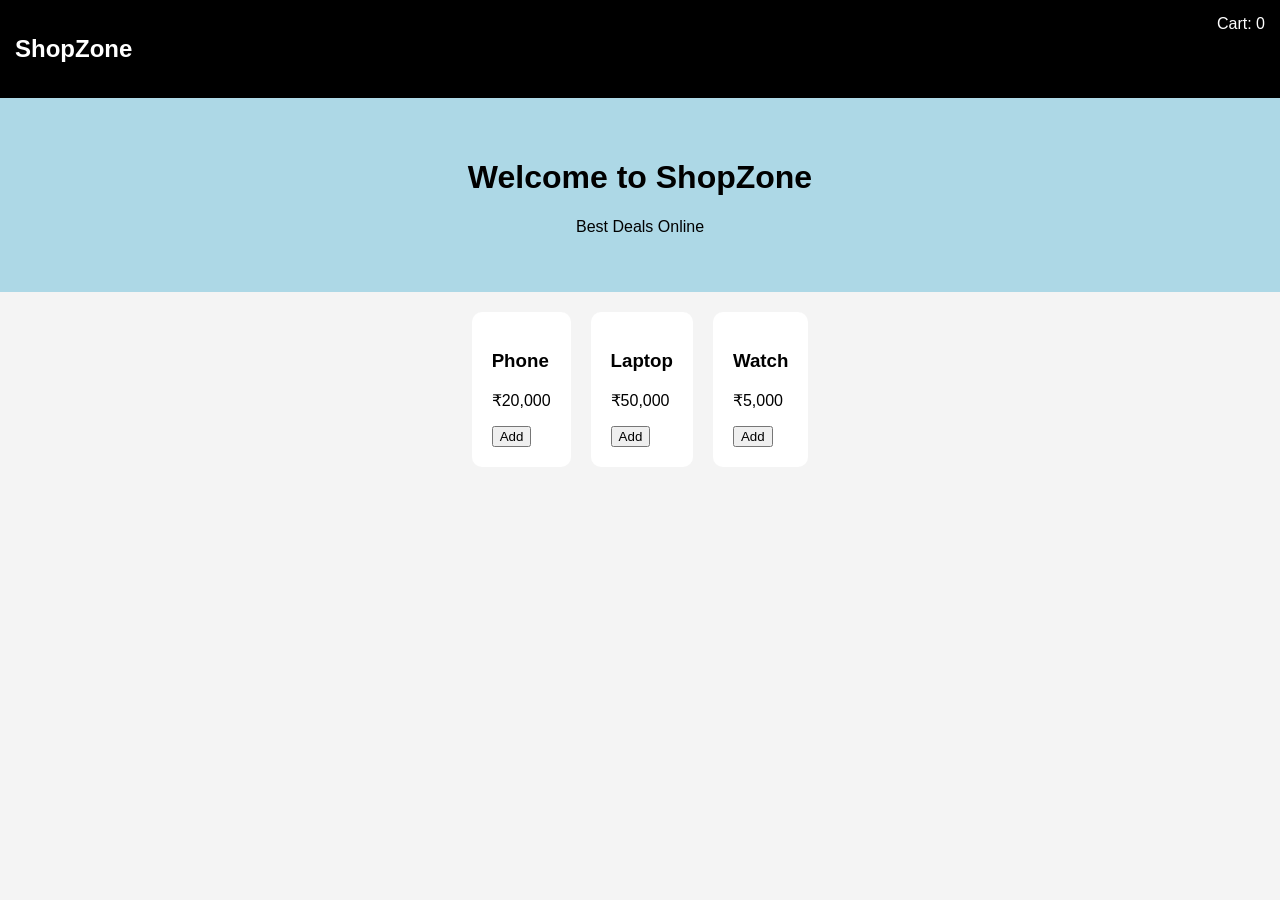
<file: E-Commerce/index.html>
<!DOCTYPE html>
<html>

<head>
    <title>Advanced E-Commerce</title>
    <link rel="stylesheet" href="style.css">
</head>

<body>

<nav>
    <h1>ShopZone</h1>
    <div id="cart">Cart: 0</div>
</nav>

<header>
    <h1>Welcome to ShopZone</h1>
    <p>Best Deals Online</p>
</header>

<section class="products">

    <div class="card">
        <h3>Phone</h3>
        <p>₹20,000</p>
        <button onclick="addToCart()">Add</button>
    </div>

    <div class="card">
        <h3>Laptop</h3>
        <p>₹50,000</p>
        <button onclick="addToCart()">Add</button>
    </div>

    <div class="card">
        <h3>Watch</h3>
        <p>₹5,000</p>
        <button onclick="addToCart()">Add</button>
    </div>

</section>

<script src="script.js"></script>
</body>

</html>
</file>
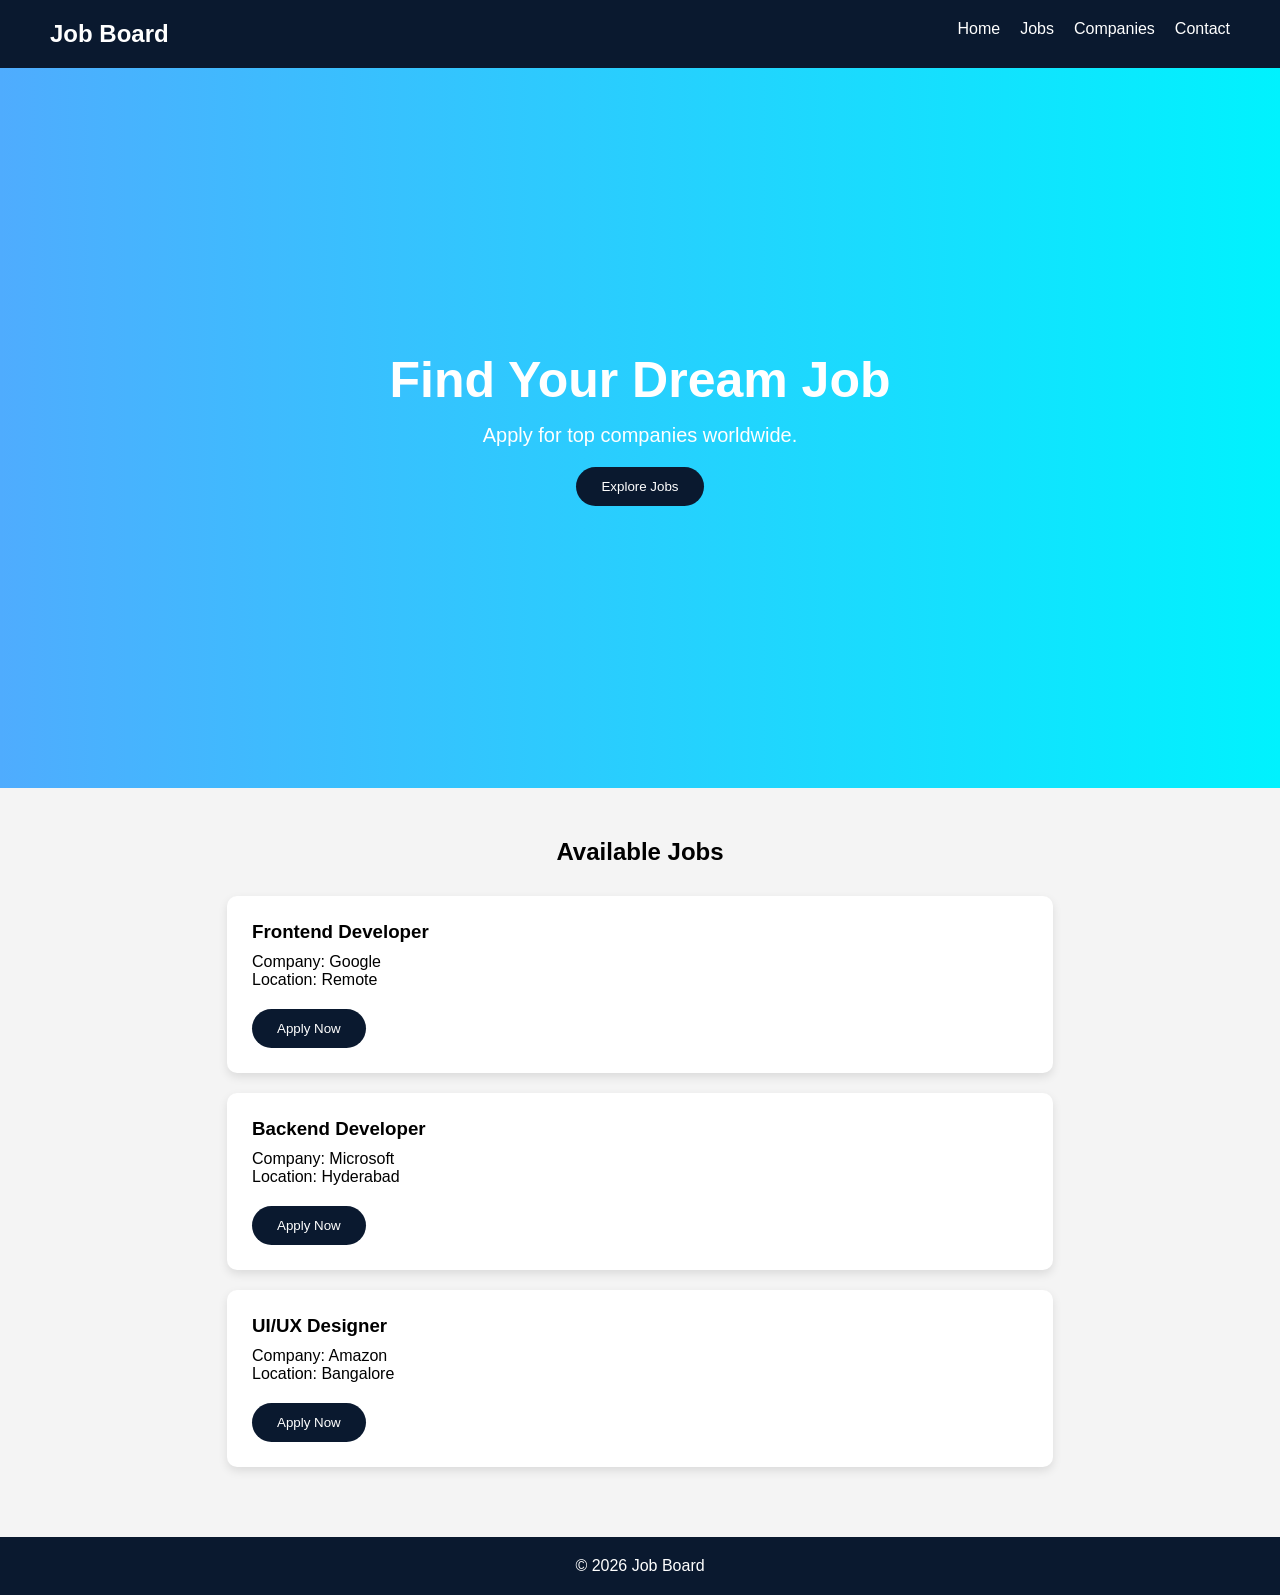
<file: Job Board/index.html>
<!DOCTYPE html>
<html>

<head>
    <title>Job Board</title>

    <link rel="stylesheet" href="style.css">
</head>

<body>

    <nav>
        <h1>Job Board</h1>

        <ul>
            <li>Home</li>
            <li>Jobs</li>
            <li>Companies</li>
            <li>Contact</li>
        </ul>
    </nav>

    <header>

        <h1>Find Your Dream Job</h1>

        <p>Apply for top companies worldwide.</p>

        <button>Explore Jobs</button>

    </header>

    <section>

        <h2>Available Jobs</h2>

        <div class="job-card">
            <h3>Frontend Developer</h3>
            <p>Company: Google</p>
            <p>Location: Remote</p>
            <button>Apply Now</button>
        </div>

        <div class="job-card">
            <h3>Backend Developer</h3>
            <p>Company: Microsoft</p>
            <p>Location: Hyderabad</p>
            <button>Apply Now</button>
        </div>

        <div class="job-card">
            <h3>UI/UX Designer</h3>
            <p>Company: Amazon</p>
            <p>Location: Bangalore</p>
            <button>Apply Now</button>
        </div>

    </section>

    <footer>
        <p>© 2026 Job Board</p>
    </footer>

</body>

</html>
</file>
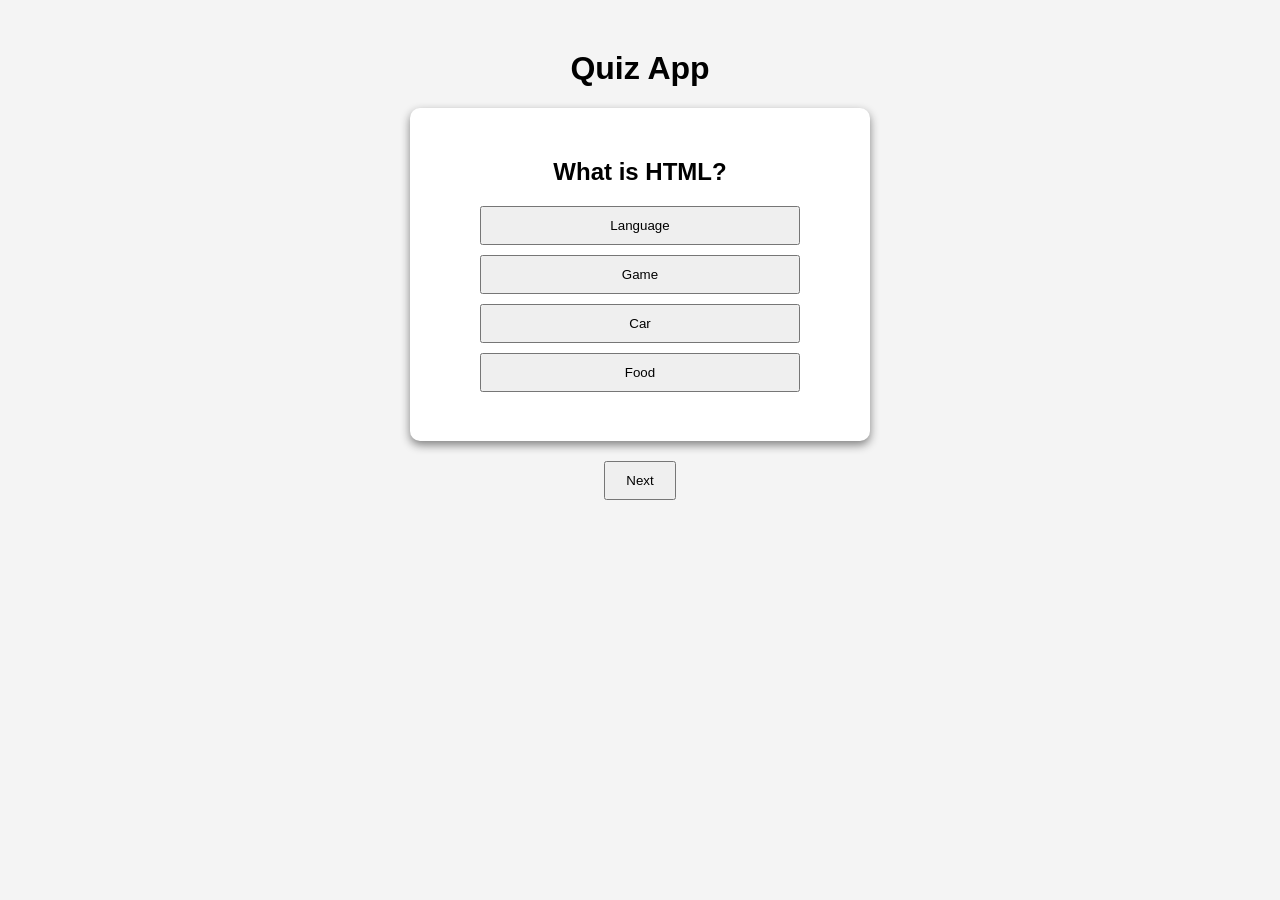
<file: Job Board/quiz-app/index.html>
<!DOCTYPE html>
<html>
<head>
    <title>Online Quiz App</title>
    <link rel="stylesheet" href="style.css">
</head>

<body>

    <div class="container">

        <h1>Quiz App</h1>

        <div id="quiz-box">

            <h2 id="question">Question</h2>

            <button class="option" onclick="checkAnswer(this)">Option 1</button>
            <button class="option" onclick="checkAnswer(this)">Option 2</button>
            <button class="option" onclick="checkAnswer(this)">Option 3</button>
            <button class="option" onclick="checkAnswer(this)">Option 4</button>

            <h3 id="result"></h3>

        </div>

        <button onclick="nextQuestion()">Next</button>

    </div>

    <script src="script.js"></script>
</body>
</html>
</file>
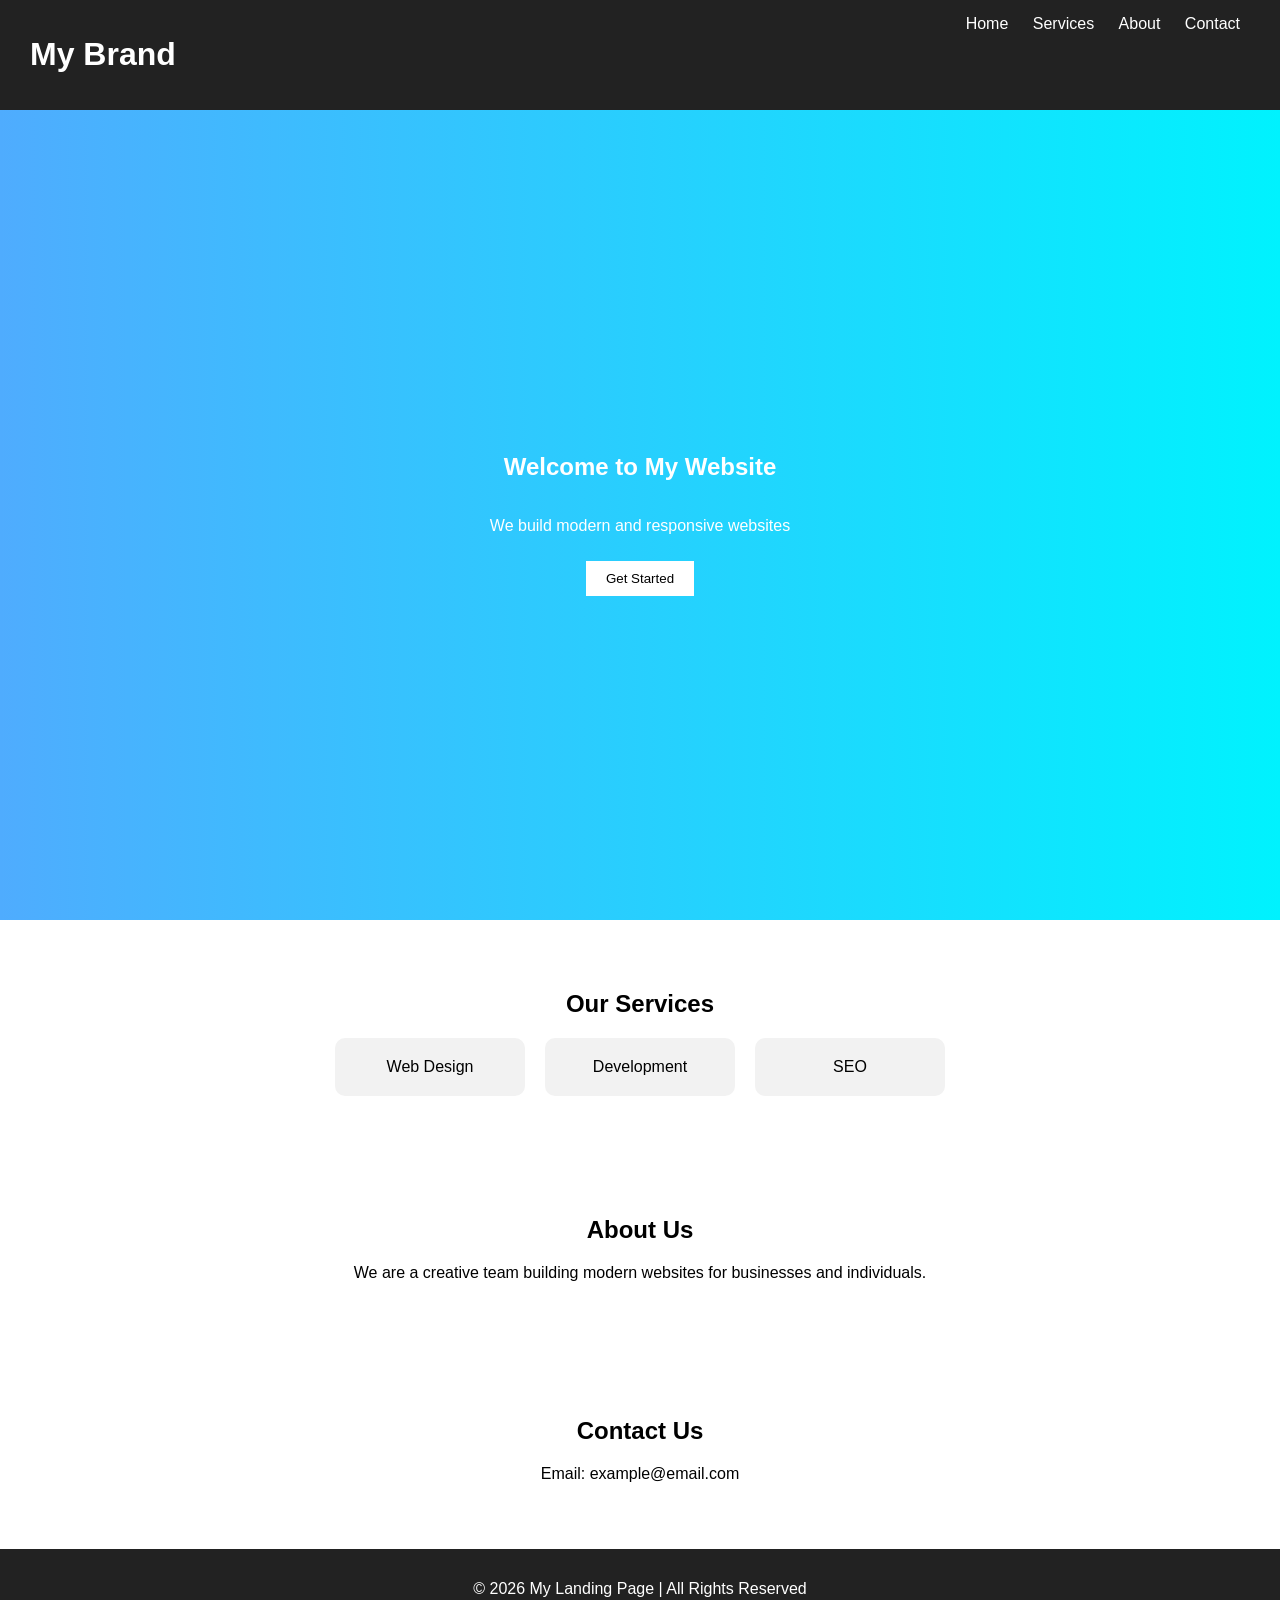
<file: portfolio/landing-page/index.html>
<!DOCTYPE html>
<html lang="en">
<head>
  <meta charset="UTF-8">
  <title>My Landing Page</title>
  <link rel="stylesheet" href="style.css">
</head>
<body>

<header>
  <h1>My Brand</h1>
  <nav>
    <a href="#home">Home</a>
    <a href="#services">Services</a>
    <a href="#about">About</a>
    <a href="#contact">Contact</a>
  </nav>
</header>

<section id="home" class="hero">
  <h2>Welcome to My Website</h2>
  <p>We build modern and responsive websites</p>
  <button onclick="showMessage()">Get Started</button>
</section>

<section id="services" class="section">
  <h2>Our Services</h2>
  <div class="box-container">
    <div class="box">Web Design</div>
    <div class="box">Development</div>
    <div class="box">SEO</div>
  </div>
</section>

<section id="about" class="section">
  <h2>About Us</h2>
  <p>
    We are a creative team building modern websites for businesses and individuals.
  </p>
</section>

<section id="contact" class="section">
  <h2>Contact Us</h2>
  <p>Email: example@email.com</p>
</section>

<footer>
  <p>© 2026 My Landing Page | All Rights Reserved</p>
</footer>

<script src="script.js"></script>
</body>
</html>
</file>
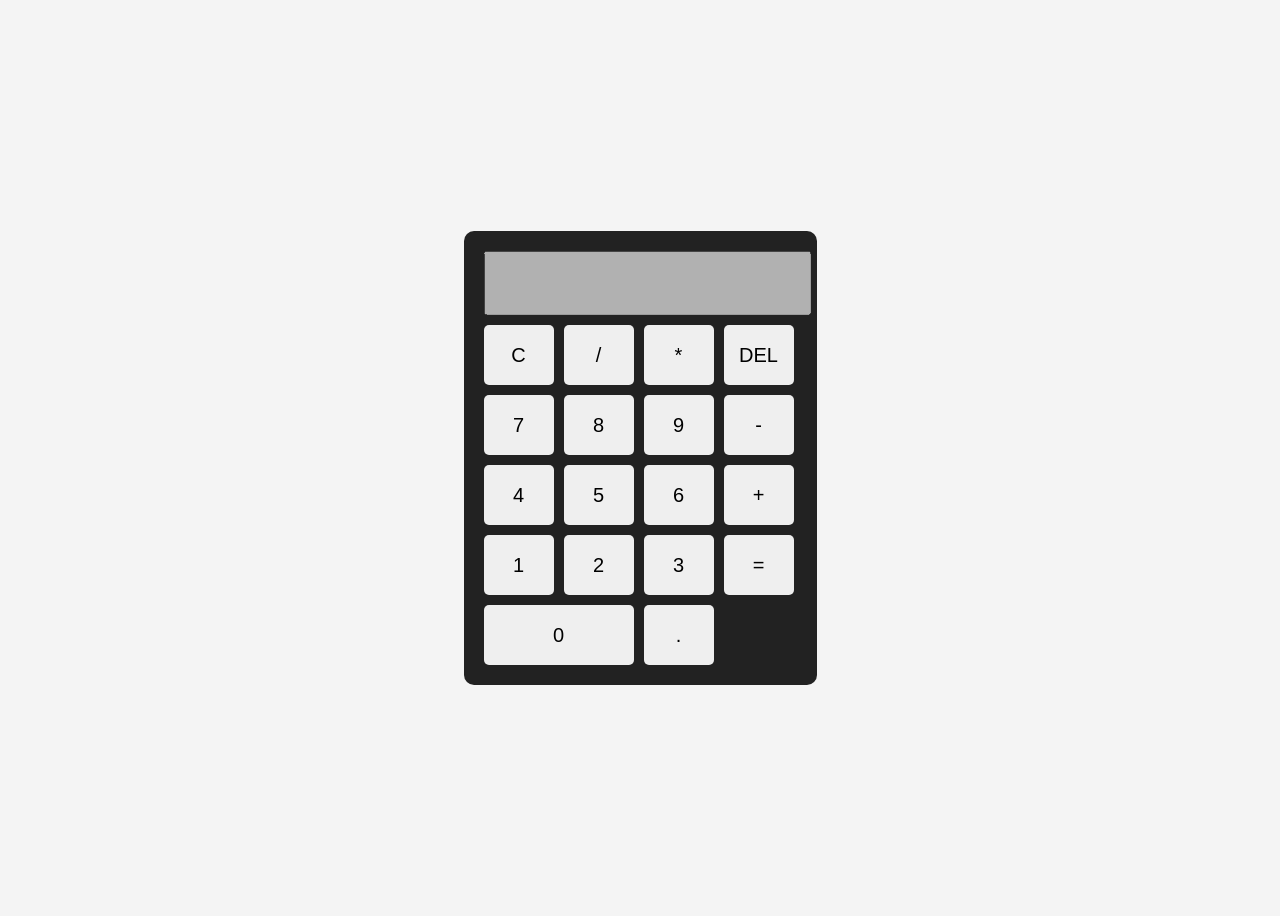
<file: portfolio/landing-page/Calculator/indexr.html>
<!DOCTYPE html>
<html lang="en">
<head>
  <meta charset="UTF-8">
  <meta name="viewport" content="width=device-width, initial-scale=1.0">
  <title>Calculator</title>
  <link rel="stylesheet" href="style.css">
</head>
<body>

<div class="calculator">
  <input type="text" id="display" disabled>

  <div class="buttons">
    <button onclick="clearDisplay()">C</button>
    <button onclick="appendValue('/')">/</button>
    <button onclick="appendValue('*')">*</button>
    <button onclick="deleteLast()">DEL</button>

    <button onclick="appendValue('7')">7</button>
    <button onclick="appendValue('8')">8</button>
    <button onclick="appendValue('9')">9</button>
    <button onclick="appendValue('-')">-</button>

    <button onclick="appendValue('4')">4</button>
    <button onclick="appendValue('5')">5</button>
    <button onclick="appendValue('6')">6</button>
    <button onclick="appendValue('+')">+</button>

    <button onclick="appendValue('1')">1</button>
    <button onclick="appendValue('2')">2</button>
    <button onclick="appendValue('3')">3</button>
    <button onclick="calculate()">=</button>

    <button class="zero" onclick="appendValue('0')">0</button>
    <button onclick="appendValue('.')">.</button>
  </div>
</div>

<script src="script.js"></script>
</body>
</html>
</file>
<file: E-Commerce/style.css>
body {
    font-family: Arial;
    margin: 0;
    background: #f4f4f4;
}

nav {
    background: black;
    color: white;
    display: flex;
    justify-content: space-between;
    padding: 15px;
}

header {
    text-align: center;
    padding: 40px;
    background: lightblue;
}

.products {
    display: flex;
    justify-content: center;
    gap: 20px;
    padding: 20px;
}

.card {
    background: white;
    padding: 20px;
    border-radius: 10px;
}
</file>
<file: Job Board/style.css>
* {
    margin: 0;
    padding: 0;
    box-sizing: border-box;
}

body {
    font-family: Arial;
    background-color: #f4f4f4;
}

/* NAVBAR */

nav {
    background-color: #0a192f;
    color: white;
    display: flex;
    justify-content: space-between;
    padding: 20px 50px;
}

nav ul {
    display: flex;
    list-style: none;
    gap: 20px;
}

/* HEADER */

header {
    height: 80vh;
    background: linear-gradient(to right, #4facfe, #00f2fe);
    color: white;
    display: flex;
    flex-direction: column;
    justify-content: center;
    align-items: center;
}

header h1 {
    font-size: 50px;
}

header p {
    margin-top: 15px;
    font-size: 20px;
}

button {
    margin-top: 20px;
    padding: 12px 25px;
    border: none;
    background-color: #0a192f;
    color: white;
    border-radius: 30px;
    cursor: pointer;
}

/* JOB SECTION */

section {
    padding: 50px;
}

section h2 {
    text-align: center;
    margin-bottom: 30px;
}

.job-card {
    background-color: white;
    padding: 25px;
    margin: 20px auto;
    width: 70%;
    border-radius: 10px;
    box-shadow: 0px 4px 10px rgba(0,0,0,0.1);
}

.job-card h3 {
    margin-bottom: 10px;
}

/* FOOTER */

footer {
    background-color: #0a192f;
    color: white;
    text-align: center;
    padding: 20px;
}
</file>
<file: Job Board/quiz-app/style.css>
body {
    font-family: Arial;
    background: #f4f4f4;
    text-align: center;
}

.container {
    margin-top: 50px;
}

#quiz-box {
    background: white;
    padding: 30px;
    width: 400px;
    margin: auto;
    border-radius: 10px;
    box-shadow: 0px 4px 10px gray;
}

.option {
    display: block;
    margin: 10px auto;
    padding: 10px;
    width: 80%;
    cursor: pointer;
}

button {
    margin-top: 20px;
    padding: 10px 20px;
}
</file>
<file: portfolio/landing-page/style.css>
body {
  margin: 0;
  font-family: Arial;
  scroll-behavior: smooth;
}

/* Header */
header {
  display: flex;
  justify-content: space-between;
  padding: 15px 30px;
  background: #222;
  color: white;
}

nav a {
  color: white;
  margin: 0 10px;
  text-decoration: none;
}

/* Hero Section */
.hero {
  height: 90vh;
  background: linear-gradient(to right, #4facfe, #00f2fe);
  display: flex;
  flex-direction: column;
  justify-content: center;
  align-items: center;
  color: white;
  text-align: center;
}

.hero button {
  padding: 10px 20px;
  border: none;
  background: white;
  color: black;
  cursor: pointer;
  margin-top: 10px;
}

/* Sections */
.section {
  padding: 50px;
  text-align: center;
}

/* Service Boxes */
.box-container {
  display: flex;
  justify-content: center;
  gap: 20px;
}

.box {
  padding: 20px;
  background: #f2f2f2;
  border-radius: 10px;
  width: 150px;
}

/* Footer */
footer {
  background: #222;
  color: white;
  text-align: center;
  padding: 15px;
}
</file>
<file: portfolio/landing-page/Calculator/style.css>
body {
  display: flex;
  justify-content: center;
  align-items: center;
  height: 100vh;
  background: #f4f4f4;
  font-family: Arial, sans-serif;
}

.calculator {
  background: #222;
  padding: 20px;
  border-radius: 10px;
}

#display {
  width: 100%;
  height: 50px;
  margin-bottom: 10px;
  text-align: right;
  font-size: 24px;
  padding: 5px;
}

.buttons {
  display: grid;
  grid-template-columns: repeat(4, 70px);
  gap: 10px;
}

button {
  height: 60px;
  font-size: 20px;
  border: none;
  cursor: pointer;
  border-radius: 5px;
}

.zero {
  grid-column: span 2;
}
</file>
